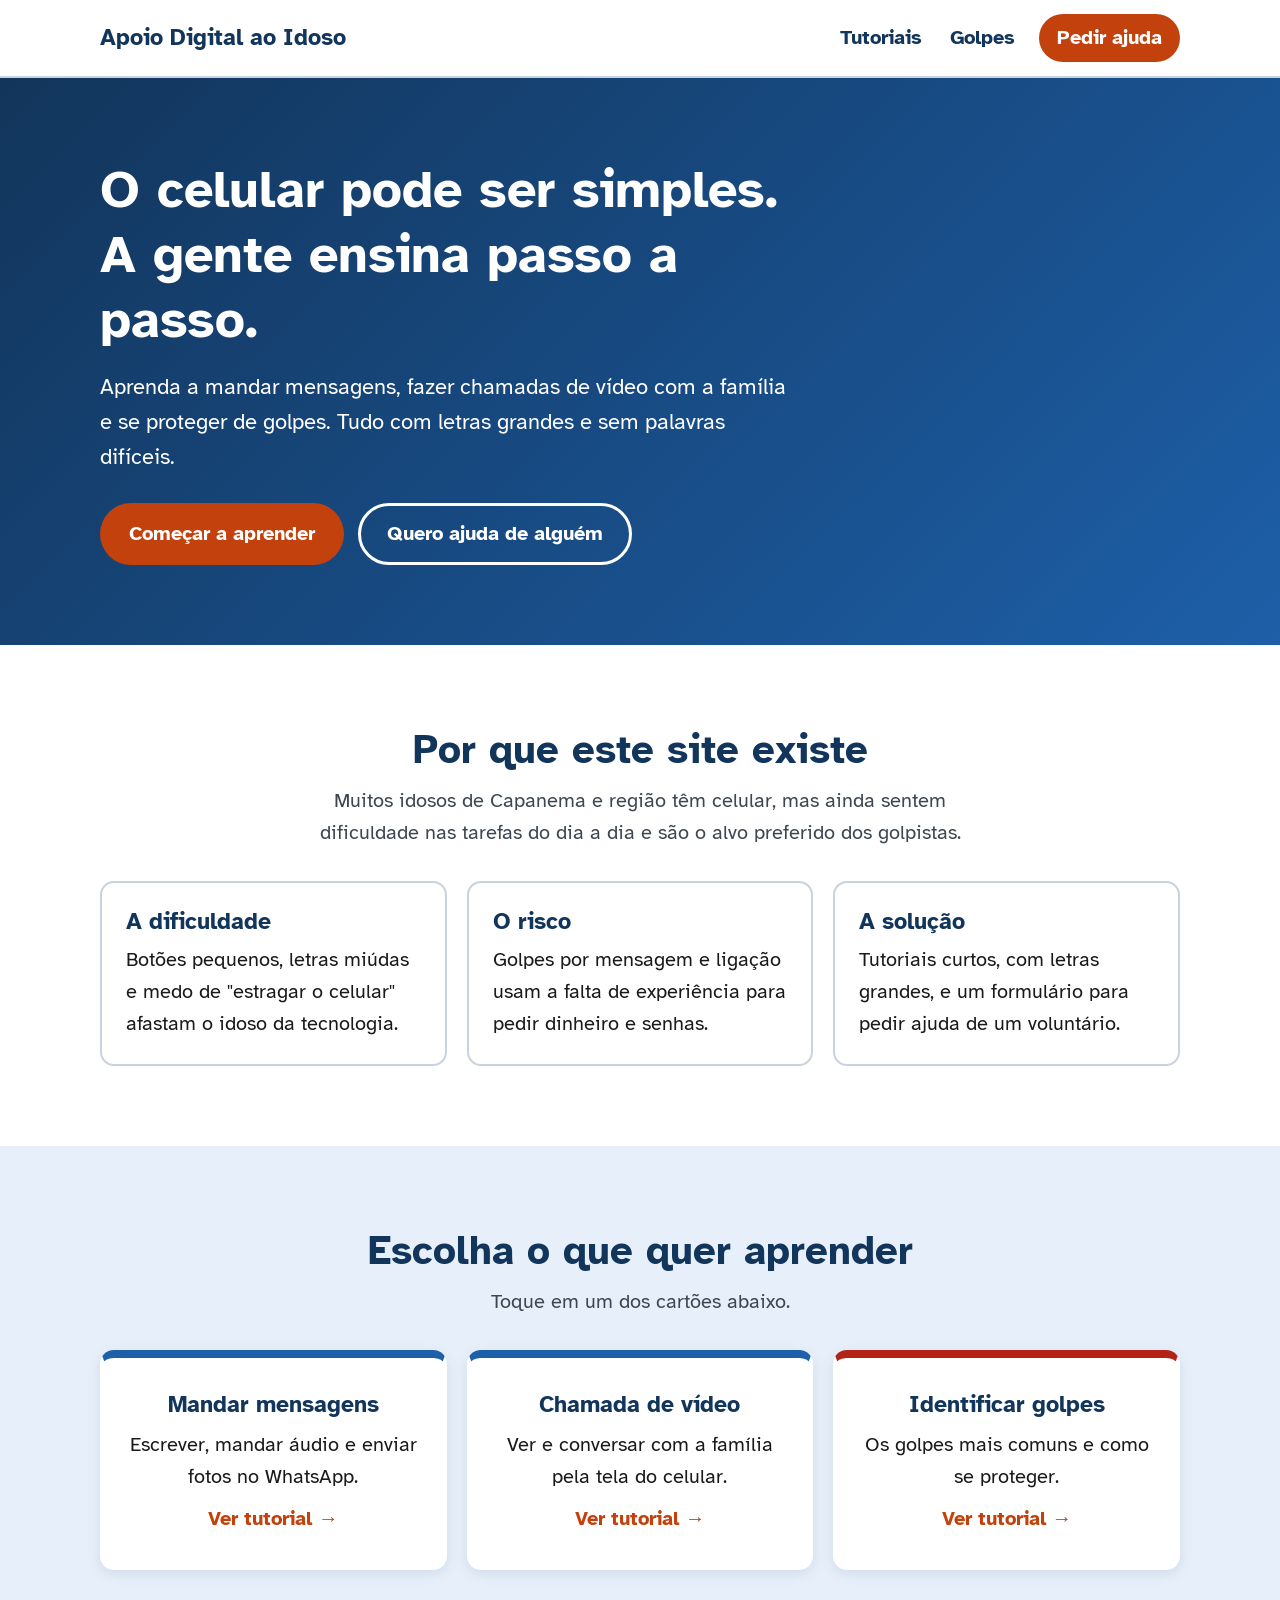
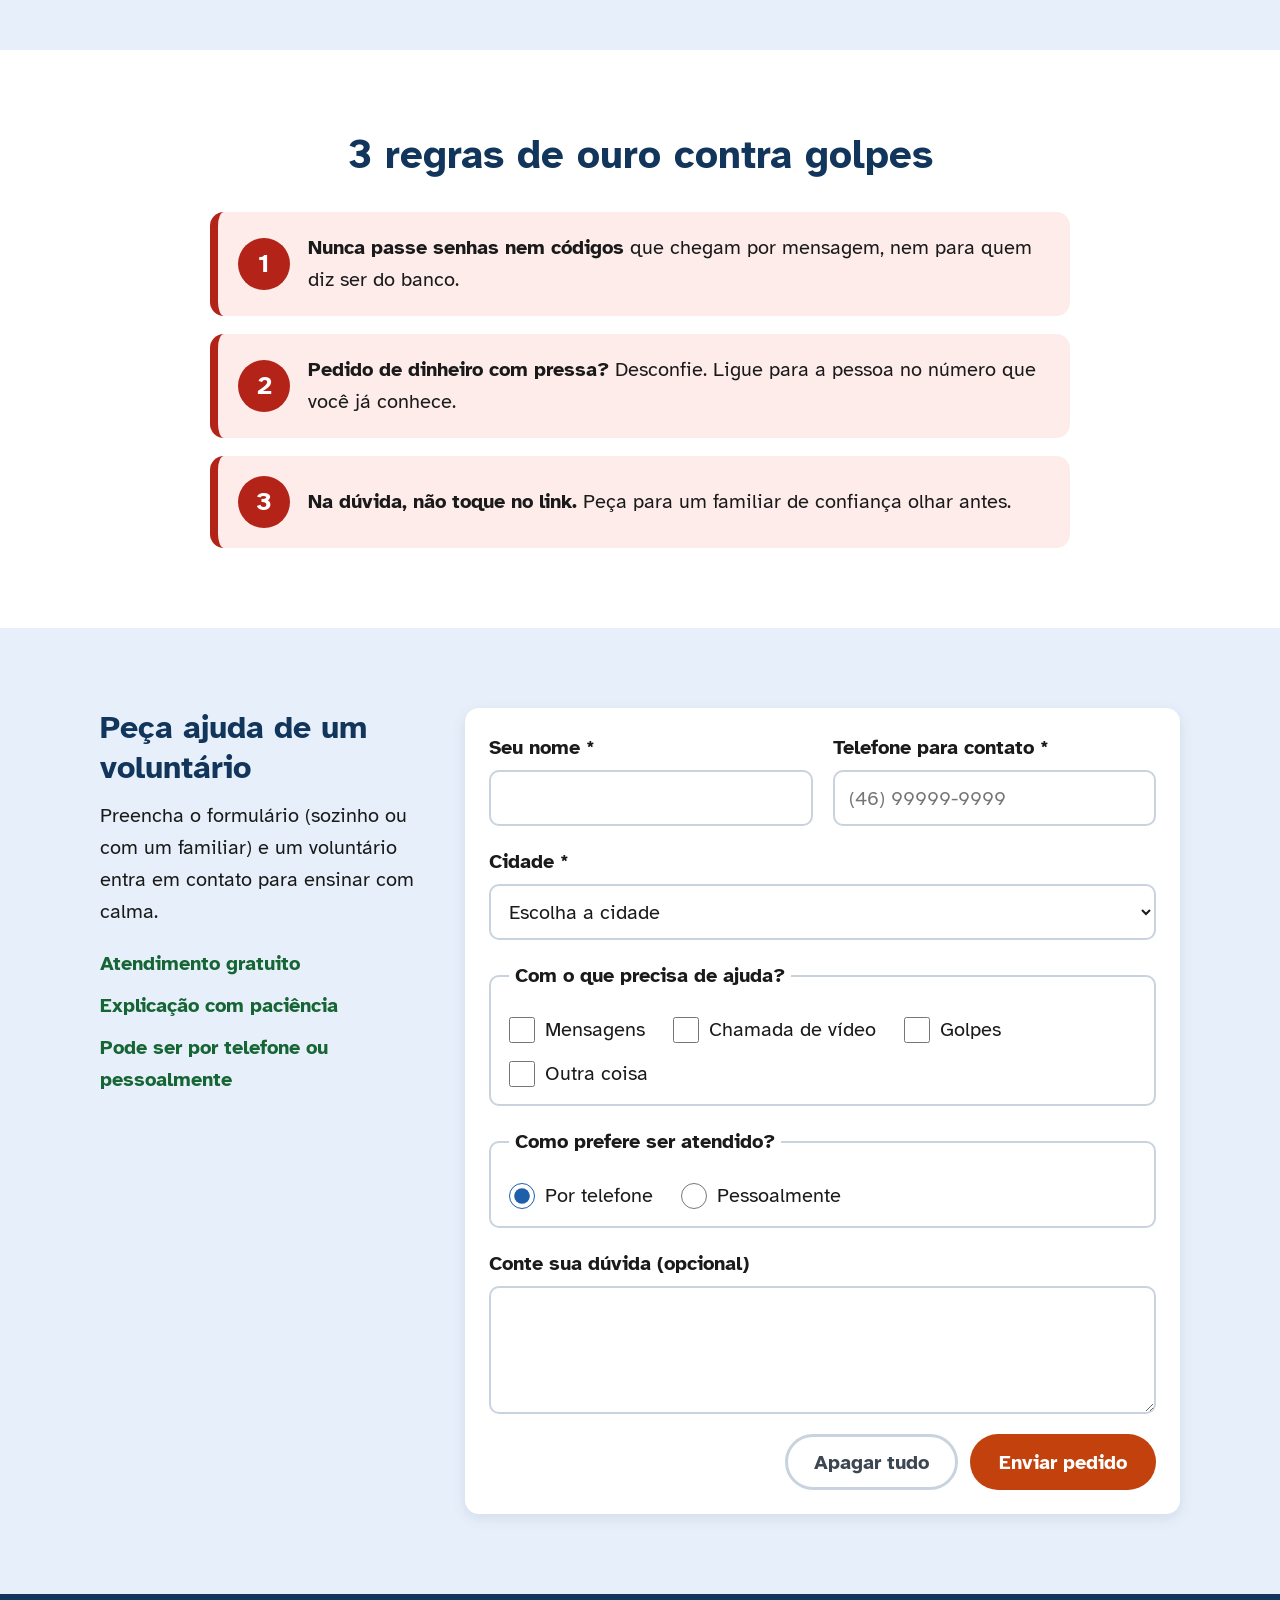
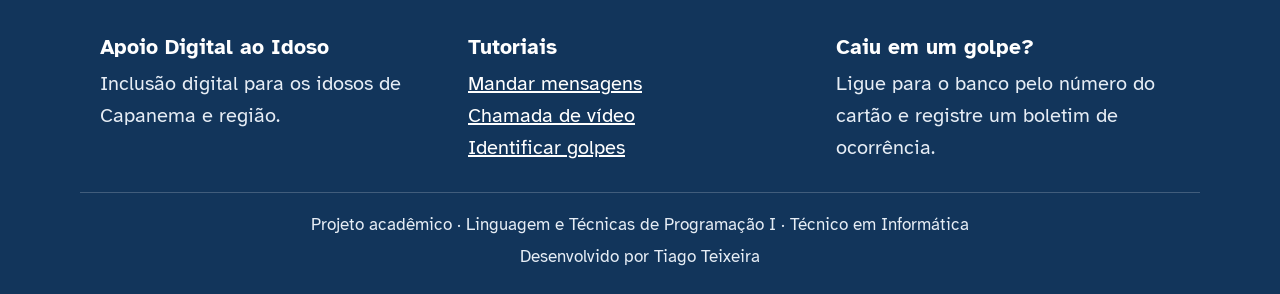
<file: index.html>
<!DOCTYPE html>
<html lang="pt-BR">
<head>
  <meta charset="UTF-8">
  <meta name="viewport" content="width=device-width, initial-scale=1.0">
  <meta name="description" content="Apoio Digital ao Idoso: tutoriais simples, com letras grandes, para usar mensagens, fazer chamadas de vídeo e reconhecer golpes no celular.">
  <title>Apoio Digital ao Idoso | Capanema e Região</title>
  <link rel="preconnect" href="https://fonts.googleapis.com">
  <link rel="preconnect" href="https://fonts.gstatic.com" crossorigin>
  <link href="https://fonts.googleapis.com/css2?family=Atkinson+Hyperlegible:wght@400;700&display=swap" rel="stylesheet">
  <link rel="stylesheet" href="css/style.css">
</head>
<body>

  <!-- cabeçalho -->
  <header class="cabecalho">
    <div class="container cabecalho-conteudo">
      <a href="index.html" class="logo">
        <span>Apoio Digital ao Idoso</span>
      </a>
      <nav aria-label="Menu principal">
        <ul class="menu">
          <li><a href="#tutoriais">Tutoriais</a></li>
          <li><a href="golpes.html">Golpes</a></li>
          <li><a href="#ajuda" class="menu-destaque">Pedir ajuda</a></li>
        </ul>
      </nav>
    </div>
  </header>

  <main>

    <!-- hero (apresentação) -->
    <section class="hero">
      <div class="container hero-conteudo">
        <div class="hero-texto">
          <h1>O celular pode ser simples. A gente ensina passo a passo.</h1>
          <p>
            Aprenda a mandar mensagens, fazer chamadas de vídeo com a família
            e se proteger de golpes. Tudo com letras grandes e sem palavras difíceis.
          </p>
          <div class="hero-botoes">
            <a href="#tutoriais" class="botao botao-primario">Começar a aprender</a>
            <a href="#ajuda" class="botao botao-secundario">Quero ajuda de alguém</a>
          </div>
        </div>
      </div>
    </section>

    <!-- a demanda -->
    <section id="demanda" class="secao">
      <div class="container">
        <h2 class="secao-titulo">Por que este site existe</h2>
        <p class="secao-subtitulo">
          Muitos idosos de Capanema e região têm celular, mas ainda sentem dificuldade
          nas tarefas do dia a dia e são o alvo preferido dos golpistas.
        </p>

        <div class="demanda">
          <article class="demanda-card">
            <h3>A dificuldade</h3>
            <p>Botões pequenos, letras miúdas e medo de "estragar o celular" afastam o idoso da tecnologia.</p>
          </article>
          <article class="demanda-card">
            <h3>O risco</h3>
            <p>Golpes por mensagem e ligação usam a falta de experiência para pedir dinheiro e senhas.</p>
          </article>
          <article class="demanda-card">
            <h3>A solução</h3>
            <p>Tutoriais curtos, com letras grandes, e um formulário para pedir ajuda de um voluntário.</p>
          </article>
        </div>
      </div>
    </section>

    <!-- tutoriais -->
    <section id="tutoriais" class="secao secao-alternada">
      <div class="container">
        <h2 class="secao-titulo">Escolha o que quer aprender</h2>
        <p class="secao-subtitulo">Toque em um dos cartões abaixo.</p>

        <div class="tutoriais">
          <a href="mensagens.html" class="card-tutorial">
            <h3>Mandar mensagens</h3>
            <p>Escrever, mandar áudio e enviar fotos no WhatsApp.</p>
            <span class="card-acao">Ver tutorial →</span>
          </a>

          <a href="chamada-video.html" class="card-tutorial">
            <h3>Chamada de vídeo</h3>
            <p>Ver e conversar com a família pela tela do celular.</p>
            <span class="card-acao">Ver tutorial →</span>
          </a>

          <a href="golpes.html" class="card-tutorial card-alerta">
            <h3>Identificar golpes</h3>
            <p>Os golpes mais comuns e como se proteger.</p>
            <span class="card-acao">Ver tutorial →</span>
          </a>
        </div>
      </div>
    </section>

    <!-- regras de ouro -->
    <section class="secao">
      <div class="container">
        <h2 class="secao-titulo">3 regras de ouro contra golpes</h2>

        <ol class="regras">
          <li class="regra">
            <span class="regra-numero">1</span>
            <p><strong>Nunca passe senhas nem códigos</strong> que chegam por mensagem, nem para quem diz ser do banco.</p>
          </li>
          <li class="regra">
            <span class="regra-numero">2</span>
            <p><strong>Pedido de dinheiro com pressa?</strong> Desconfie. Ligue para a pessoa no número que você já conhece.</p>
          </li>
          <li class="regra">
            <span class="regra-numero">3</span>
            <p><strong>Na dúvida, não toque no link.</strong> Peça para um familiar de confiança olhar antes.</p>
          </li>
        </ol>
      </div>
    </section>

    <!-- pedir ajuda (formulário) -->
    <section id="ajuda" class="secao secao-alternada">
      <div class="container ajuda">
        <aside class="ajuda-info">
          <h2>Peça ajuda de um voluntário</h2>
          <p>
            Preencha o formulário (sozinho ou com um familiar) e um voluntário
            entra em contato para ensinar com calma.
          </p>
          <ul class="vantagens">
            <li>Atendimento gratuito</li>
            <li>Explicação com paciência</li>
            <li>Pode ser por telefone ou pessoalmente</li>
          </ul>
        </aside>

        <!-- sem back-end, por enquanto o form so manda pra pagina obrigado -->
        <form class="formulario" action="obrigado.html" method="get">

          <div class="linha">
            <div class="campo">
              <label for="nome">Seu nome *</label>
              <input type="text" id="nome" name="nome" required>
            </div>
            <div class="campo">
              <label for="telefone">Telefone para contato *</label>
              <input type="tel" id="telefone" name="telefone" placeholder="(46) 99999-9999" required>
            </div>
          </div>

          <div class="campo">
            <label for="municipio">Cidade *</label>
            <select id="municipio" name="municipio" required>
              <option value="">Escolha a cidade</option>
              <option>Capanema</option>
              <option>Planalto</option>
              <option>Pérola d'Oeste</option>
              <option>Realeza</option>
              <option>Pranchita</option>
              <option>Ampére</option>
              <option>Bela Vista da Caroba</option>
              <option>Santa Izabel do Oeste</option>
              <option>Outra</option>
            </select>
          </div>

          <fieldset>
            <legend>Com o que precisa de ajuda?</legend>
            <div class="opcoes">
              <label><input type="checkbox" name="assunto" value="mensagens"> Mensagens</label>
              <label><input type="checkbox" name="assunto" value="video"> Chamada de vídeo</label>
              <label><input type="checkbox" name="assunto" value="golpes"> Golpes</label>
              <label><input type="checkbox" name="assunto" value="outro"> Outra coisa</label>
            </div>
          </fieldset>

          <fieldset>
            <legend>Como prefere ser atendido?</legend>
            <div class="opcoes">
              <label><input type="radio" name="atendimento" value="telefone" checked> Por telefone</label>
              <label><input type="radio" name="atendimento" value="presencial"> Pessoalmente</label>
            </div>
          </fieldset>

          <div class="campo">
            <label for="mensagem">Conte sua dúvida (opcional)</label>
            <textarea id="mensagem" name="mensagem" rows="4"></textarea>
          </div>

          <div class="form-botoes">
            <button type="reset" class="botao botao-limpar">Apagar tudo</button>
            <button type="submit" class="botao botao-primario">Enviar pedido</button>
          </div>
        </form>
      </div>
    </section>

  </main>

  <!-- rodapé -->
  <footer class="rodape">
    <div class="container rodape-conteudo">
      <div class="rodape-coluna">
        <h3>Apoio Digital ao Idoso</h3>
        <p>Inclusão digital para os idosos de Capanema e região.</p>
      </div>
      <div class="rodape-coluna">
        <h3>Tutoriais</h3>
        <ul>
          <li><a href="mensagens.html">Mandar mensagens</a></li>
          <li><a href="chamada-video.html">Chamada de vídeo</a></li>
          <li><a href="golpes.html">Identificar golpes</a></li>
        </ul>
      </div>
      <div class="rodape-coluna">
        <h3>Caiu em um golpe?</h3>
        <p>Ligue para o banco pelo número do cartão e registre um boletim de ocorrência.</p>
      </div>
    </div>
    <div class="container rodape-final">
      <p>Projeto acadêmico · Linguagem e Técnicas de Programação I · Técnico em Informática</p>
      <p>Desenvolvido por Tiago Teixeira</p>
    </div>
  </footer>

</body>
</html>
</file>
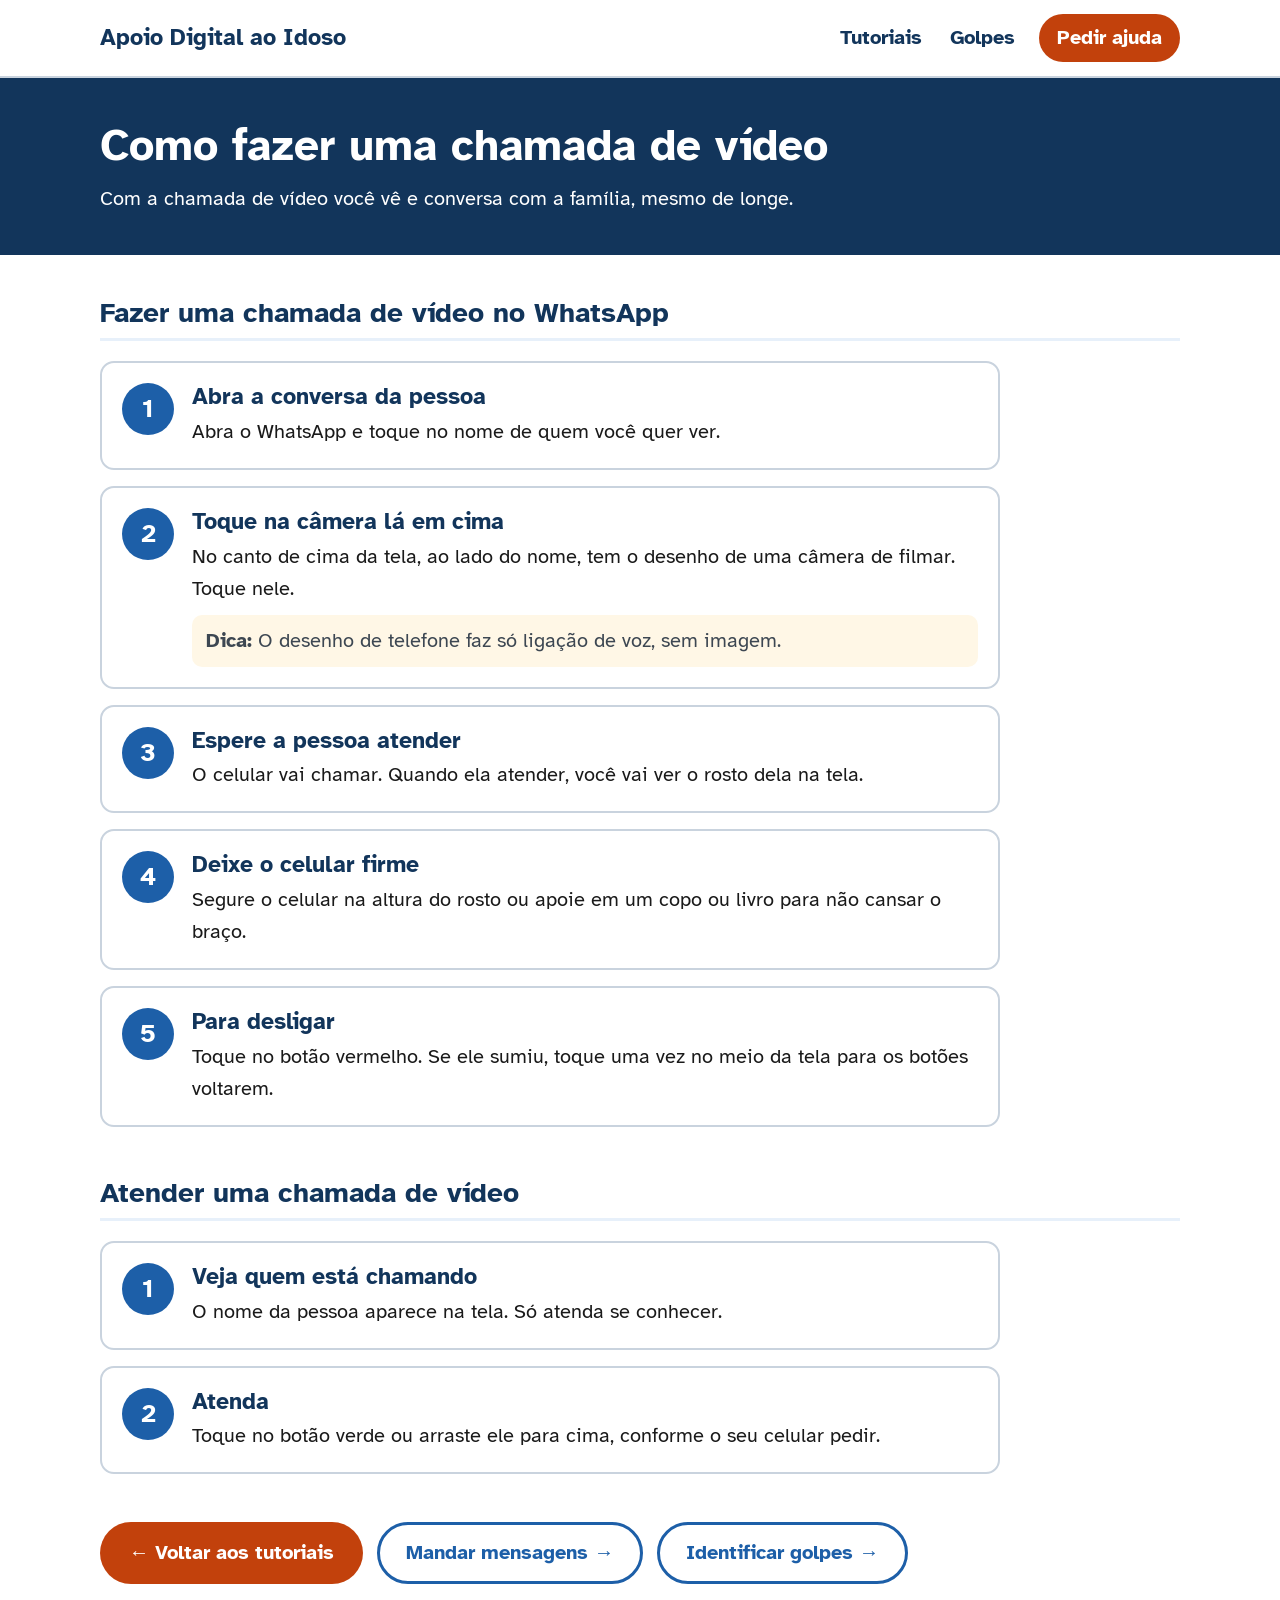
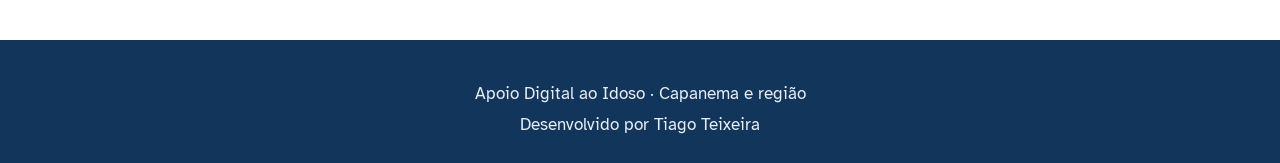
<file: chamada-video.html>
<!DOCTYPE html>
<html lang="pt-BR">
<head>
  <meta charset="UTF-8">
  <meta name="viewport" content="width=device-width, initial-scale=1.0">
  <title>Chamada de vídeo | Apoio Digital ao Idoso</title>
  <link rel="preconnect" href="https://fonts.googleapis.com">
  <link rel="preconnect" href="https://fonts.gstatic.com" crossorigin>
  <link href="https://fonts.googleapis.com/css2?family=Atkinson+Hyperlegible:wght@400;700&display=swap" rel="stylesheet">
  <link rel="stylesheet" href="css/style.css">
</head>
<body>

  <header class="cabecalho">
    <div class="container cabecalho-conteudo">
      <a href="index.html" class="logo">
        <span>Apoio Digital ao Idoso</span>
      </a>
      <nav aria-label="Menu principal">
        <ul class="menu">
          <li><a href="index.html#tutoriais">Tutoriais</a></li>
          <li><a href="golpes.html">Golpes</a></li>
          <li><a href="index.html#ajuda" class="menu-destaque">Pedir ajuda</a></li>
        </ul>
      </nav>
    </div>
  </header>

  <main>
    <!-- topo -->
    <section class="tutorial-topo">
      <div class="container tutorial-topo-conteudo">
        <div>
          <h1>Como fazer uma chamada de vídeo</h1>
          <p>Com a chamada de vídeo você vê e conversa com a família, mesmo de longe.</p>
        </div>
      </div>
    </section>

    <div class="container tutorial">

      <section class="bloco-tutorial">
        <h2>Fazer uma chamada de vídeo no WhatsApp</h2>
        <ol class="passos">
          <li class="passo">
            <span class="passo-numero">1</span>
            <div class="passo-texto">
              <h3>Abra a conversa da pessoa</h3>
              <p>Abra o WhatsApp e toque no nome de quem você quer ver.</p>
            </div>
          </li>
          <li class="passo">
            <span class="passo-numero">2</span>
            <div class="passo-texto">
              <h3>Toque na câmera lá em cima</h3>
              <p>No canto de cima da tela, ao lado do nome, tem o desenho de uma câmera de filmar. Toque nele.</p>
              <p class="passo-dica"><strong>Dica:</strong> O desenho de telefone faz só ligação de voz, sem imagem.</p>
            </div>
          </li>
          <li class="passo">
            <span class="passo-numero">3</span>
            <div class="passo-texto">
              <h3>Espere a pessoa atender</h3>
              <p>O celular vai chamar. Quando ela atender, você vai ver o rosto dela na tela.</p>
            </div>
          </li>
          <li class="passo">
            <span class="passo-numero">4</span>
            <div class="passo-texto">
              <h3>Deixe o celular firme</h3>
              <p>Segure o celular na altura do rosto ou apoie em um copo ou livro para não cansar o braço.</p>
            </div>
          </li>
          <li class="passo">
            <span class="passo-numero">5</span>
            <div class="passo-texto">
              <h3>Para desligar</h3>
              <p>Toque no botão vermelho. Se ele sumiu, toque uma vez no meio da tela para os botões voltarem.</p>
            </div>
          </li>
        </ol>
      </section>

      <section class="bloco-tutorial">
        <h2>Atender uma chamada de vídeo</h2>
        <ol class="passos">
          <li class="passo">
            <span class="passo-numero">1</span>
            <div class="passo-texto">
              <h3>Veja quem está chamando</h3>
              <p>O nome da pessoa aparece na tela. Só atenda se conhecer.</p>
            </div>
          </li>
          <li class="passo">
            <span class="passo-numero">2</span>
            <div class="passo-texto">
              <h3>Atenda</h3>
              <p>Toque no botão verde ou arraste ele para cima, conforme o seu celular pedir.</p>
            </div>
          </li>
        </ol>
      </section>

      <!-- links pros outros tutoriais -->
      <nav class="proximos" aria-label="Outros tutoriais">
        <a href="index.html#tutoriais" class="botao botao-primario">← Voltar aos tutoriais</a>
        <a href="mensagens.html" class="botao botao-secundario-escuro">Mandar mensagens →</a>
        <a href="golpes.html" class="botao botao-secundario-escuro">Identificar golpes →</a>
      </nav>
    </div>
  </main>

  <footer class="rodape">
    <div class="container rodape-final">
      <p>Apoio Digital ao Idoso · Capanema e região</p>
      <p>Desenvolvido por Tiago Teixeira</p>
    </div>
  </footer>

</body>
</html>
</file>
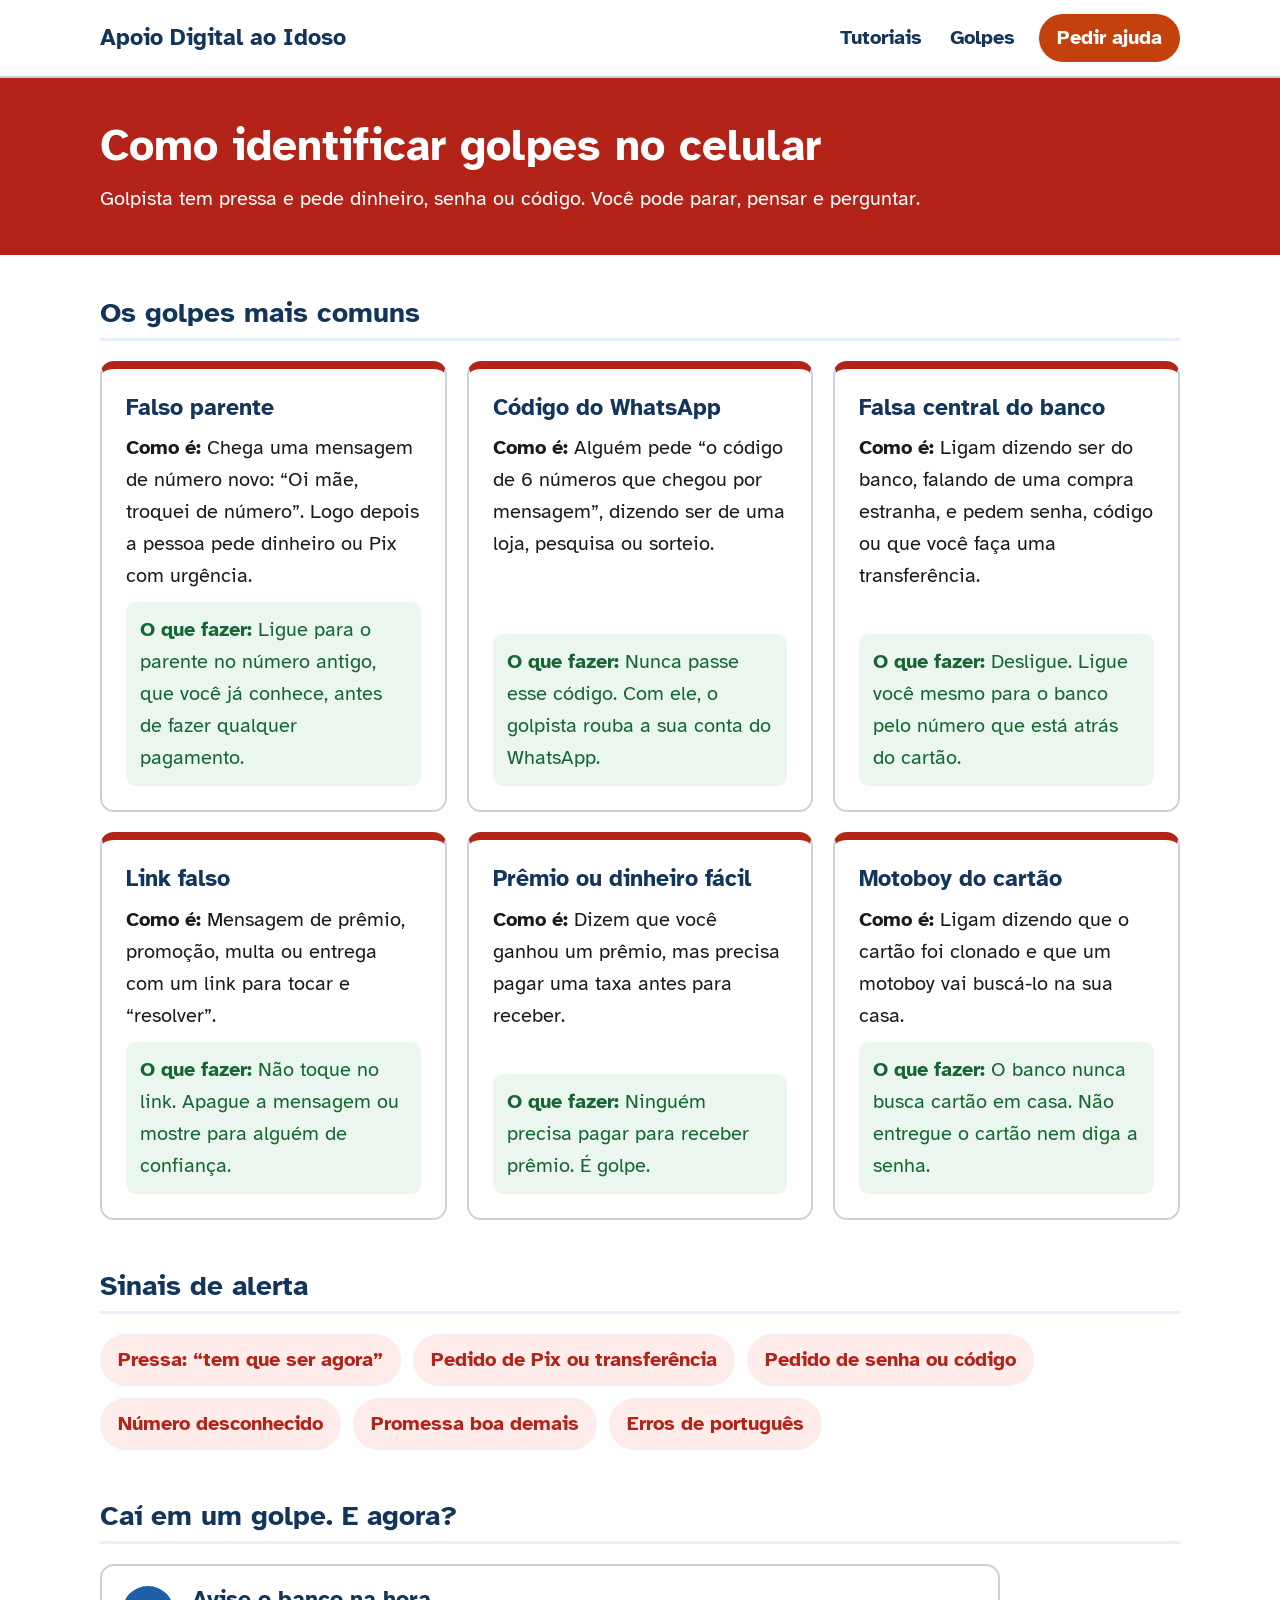
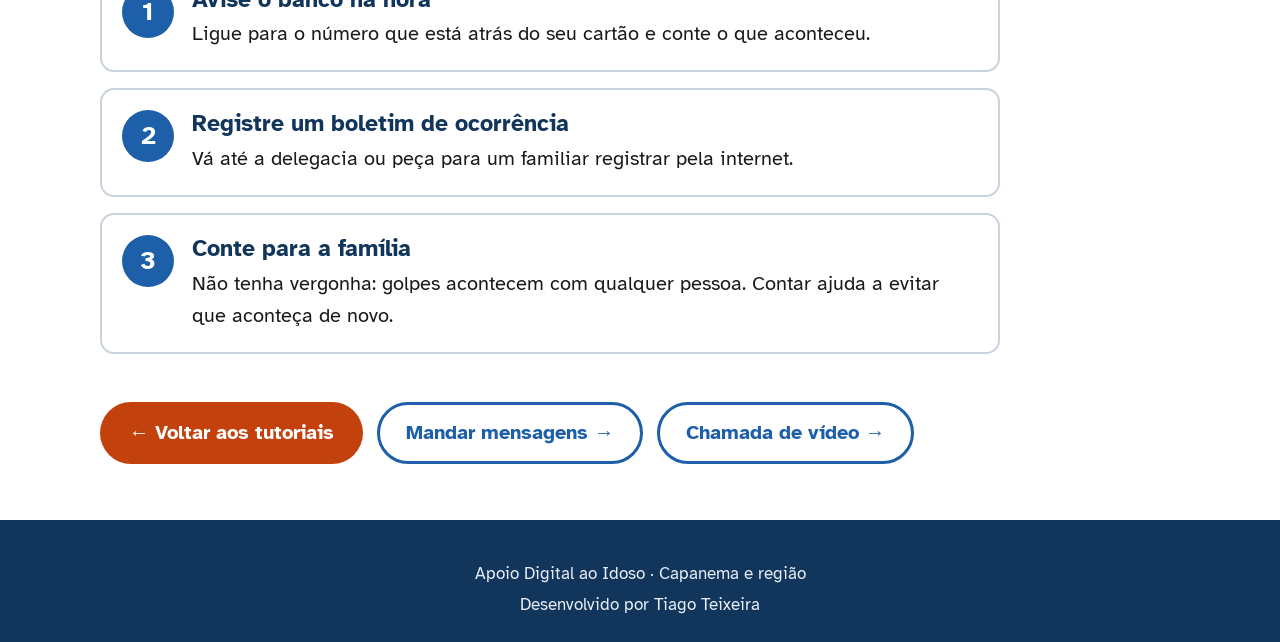
<file: golpes.html>
<!DOCTYPE html>
<html lang="pt-BR">
<head>
  <meta charset="UTF-8">
  <meta name="viewport" content="width=device-width, initial-scale=1.0">
  <title>Identificar golpes | Apoio Digital ao Idoso</title>
  <link rel="preconnect" href="https://fonts.googleapis.com">
  <link rel="preconnect" href="https://fonts.gstatic.com" crossorigin>
  <link href="https://fonts.googleapis.com/css2?family=Atkinson+Hyperlegible:wght@400;700&display=swap" rel="stylesheet">
  <link rel="stylesheet" href="css/style.css">
</head>
<body>

  <header class="cabecalho">
    <div class="container cabecalho-conteudo">
      <a href="index.html" class="logo">
        <span>Apoio Digital ao Idoso</span>
      </a>
      <nav aria-label="Menu principal">
        <ul class="menu">
          <li><a href="index.html#tutoriais">Tutoriais</a></li>
          <li><a href="golpes.html">Golpes</a></li>
          <li><a href="index.html#ajuda" class="menu-destaque">Pedir ajuda</a></li>
        </ul>
      </nav>
    </div>
  </header>

  <main>
    <section class="tutorial-topo tutorial-topo-alerta">
      <div class="container tutorial-topo-conteudo">
        <div>
          <h1>Como identificar golpes no celular</h1>
          <p>Golpista tem pressa e pede dinheiro, senha ou código. Você pode parar, pensar e perguntar.</p>
        </div>
      </div>
    </section>

    <div class="container tutorial">
      <section class="bloco-tutorial">
        <h2>Os golpes mais comuns</h2>
        <div class="golpes">
          <article class="card-golpe">
            <h3>Falso parente</h3>
            <p><strong>Como é:</strong> Chega uma mensagem de número novo: “Oi mãe, troquei de número”. Logo depois a pessoa pede dinheiro ou Pix com urgência.</p>
            <p class="golpe-fazer"><strong>O que fazer:</strong> Ligue para o parente no número antigo, que você já conhece, antes de fazer qualquer pagamento.</p>
          </article>
          <article class="card-golpe">
            <h3>Código do WhatsApp</h3>
            <p><strong>Como é:</strong> Alguém pede “o código de 6 números que chegou por mensagem”, dizendo ser de uma loja, pesquisa ou sorteio.</p>
            <p class="golpe-fazer"><strong>O que fazer:</strong> Nunca passe esse código. Com ele, o golpista rouba a sua conta do WhatsApp.</p>
          </article>
          <article class="card-golpe">
            <h3>Falsa central do banco</h3>
            <p><strong>Como é:</strong> Ligam dizendo ser do banco, falando de uma compra estranha, e pedem senha, código ou que você faça uma transferência.</p>
            <p class="golpe-fazer"><strong>O que fazer:</strong> Desligue. Ligue você mesmo para o banco pelo número que está atrás do cartão.</p>
          </article>
          <article class="card-golpe">
            <h3>Link falso</h3>
            <p><strong>Como é:</strong> Mensagem de prêmio, promoção, multa ou entrega com um link para tocar e “resolver”.</p>
            <p class="golpe-fazer"><strong>O que fazer:</strong> Não toque no link. Apague a mensagem ou mostre para alguém de confiança.</p>
          </article>
          <article class="card-golpe">
            <h3>Prêmio ou dinheiro fácil</h3>
            <p><strong>Como é:</strong> Dizem que você ganhou um prêmio, mas precisa pagar uma taxa antes para receber.</p>
            <p class="golpe-fazer"><strong>O que fazer:</strong> Ninguém precisa pagar para receber prêmio. É golpe.</p>
          </article>
          <article class="card-golpe">
            <h3>Motoboy do cartão</h3>
            <p><strong>Como é:</strong> Ligam dizendo que o cartão foi clonado e que um motoboy vai buscá-lo na sua casa.</p>
            <p class="golpe-fazer"><strong>O que fazer:</strong> O banco nunca busca cartão em casa. Não entregue o cartão nem diga a senha.</p>
          </article>
        </div>
      </section>

      <section class="bloco-tutorial">
        <h2>Sinais de alerta</h2>
        <ul class="sinais">
          <li>Pressa: “tem que ser agora”</li>
          <li>Pedido de Pix ou transferência</li>
          <li>Pedido de senha ou código</li>
          <li>Número desconhecido</li>
          <li>Promessa boa demais</li>
          <li>Erros de português</li>
        </ul>
      </section>

      <section class="bloco-tutorial">
        <h2>Caí em um golpe. E agora?</h2>
        <ol class="passos">
          <li class="passo">
            <span class="passo-numero">1</span>
            <div class="passo-texto">
              <h3>Avise o banco na hora</h3>
              <p>Ligue para o número que está atrás do seu cartão e conte o que aconteceu.</p>
            </div>
          </li>
          <li class="passo">
            <span class="passo-numero">2</span>
            <div class="passo-texto">
              <h3>Registre um boletim de ocorrência</h3>
              <p>Vá até a delegacia ou peça para um familiar registrar pela internet.</p>
            </div>
          </li>
          <li class="passo">
            <span class="passo-numero">3</span>
            <div class="passo-texto">
              <h3>Conte para a família</h3>
              <p>Não tenha vergonha: golpes acontecem com qualquer pessoa. Contar ajuda a evitar que aconteça de novo.</p>
            </div>
          </li>
        </ol>
      </section>

      <nav class="proximos" aria-label="Outros tutoriais">
        <a href="index.html#tutoriais" class="botao botao-primario">← Voltar aos tutoriais</a>
        <a href="mensagens.html" class="botao botao-secundario-escuro">Mandar mensagens →</a>
        <a href="chamada-video.html" class="botao botao-secundario-escuro">Chamada de vídeo →</a>
      </nav>
    </div>
  </main>

  <footer class="rodape">
    <div class="container rodape-final">
      <p>Apoio Digital ao Idoso · Capanema e região</p>
      <p>Desenvolvido por Tiago Teixeira</p>
    </div>
  </footer>

</body>
</html>
</file>
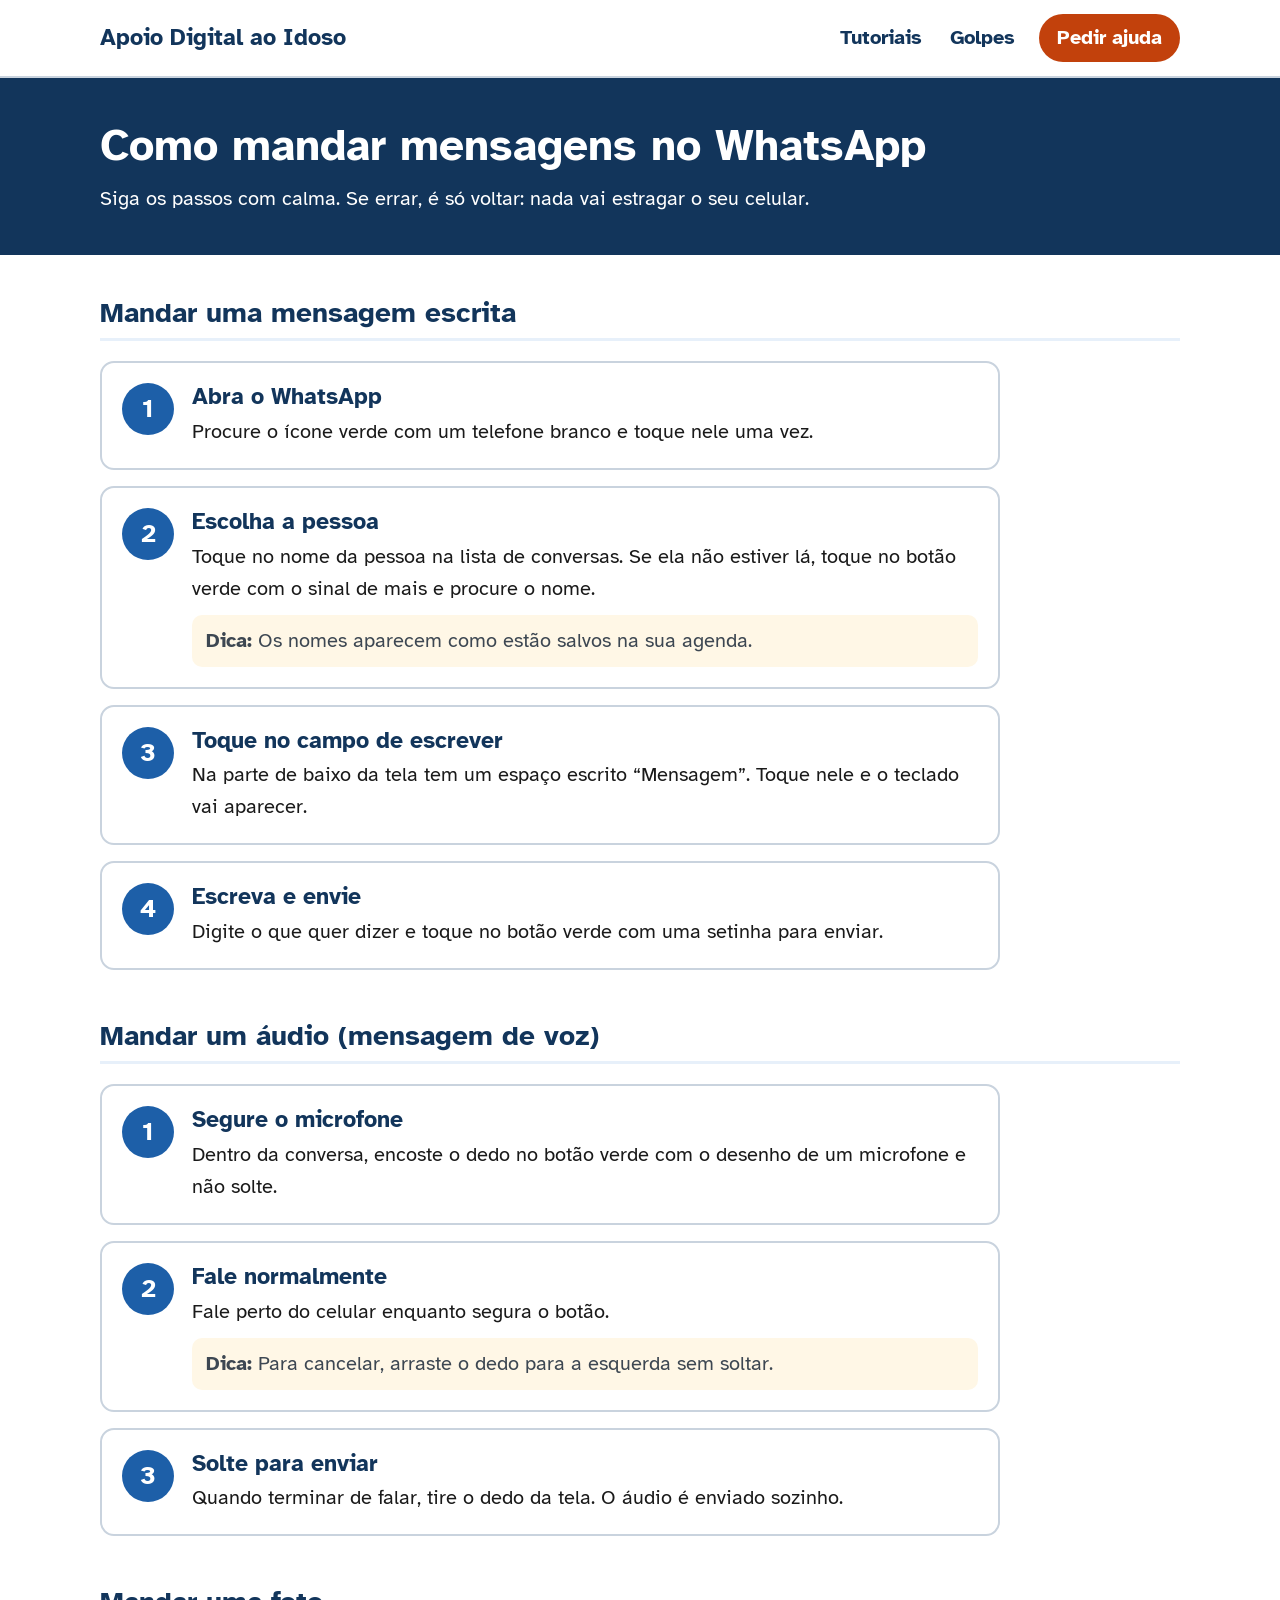
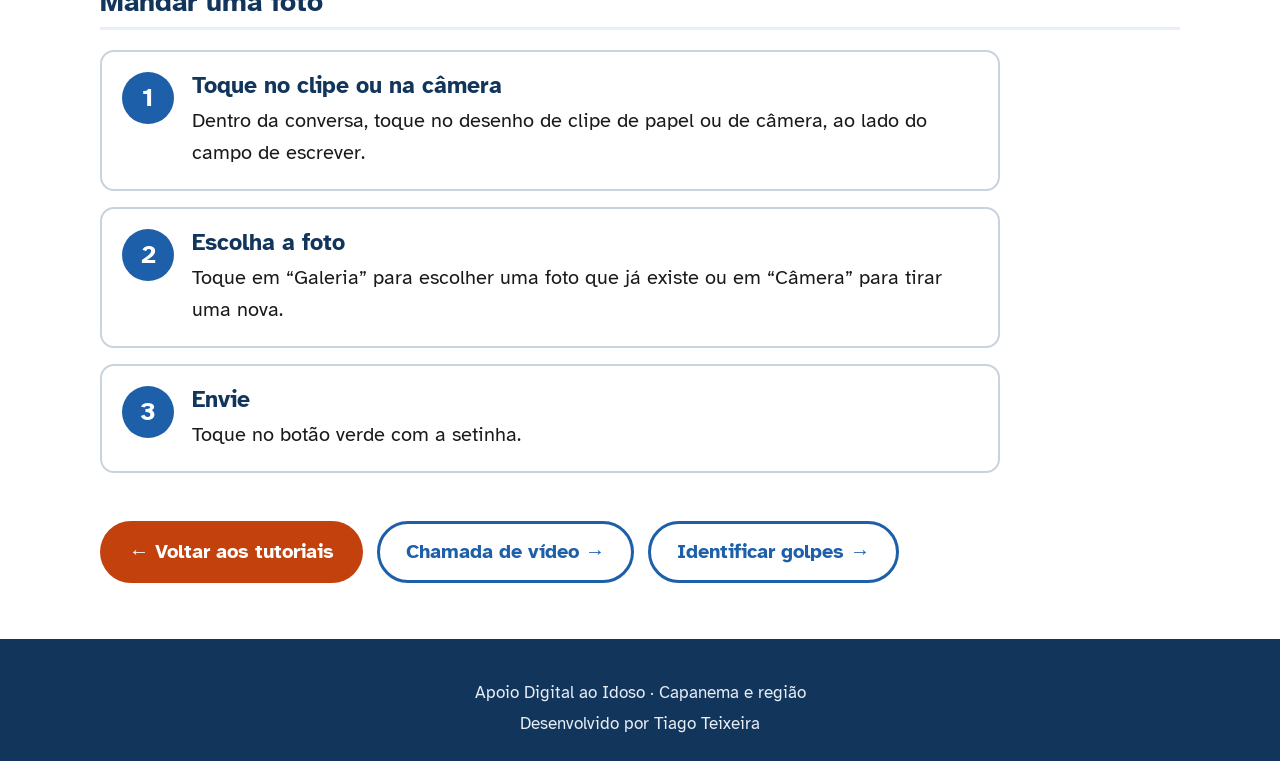
<file: mensagens.html>
<!DOCTYPE html>
<html lang="pt-BR">
<head>
  <meta charset="UTF-8">
  <meta name="viewport" content="width=device-width, initial-scale=1.0">
  <title>Mandar mensagens | Apoio Digital ao Idoso</title>
  <link rel="preconnect" href="https://fonts.googleapis.com">
  <link rel="preconnect" href="https://fonts.gstatic.com" crossorigin>
  <link href="https://fonts.googleapis.com/css2?family=Atkinson+Hyperlegible:wght@400;700&display=swap" rel="stylesheet">
  <link rel="stylesheet" href="css/style.css">
</head>
<body>

  <header class="cabecalho">
    <div class="container cabecalho-conteudo">
      <a href="index.html" class="logo">
        <span>Apoio Digital ao Idoso</span>
      </a>
      <nav aria-label="Menu principal">
        <ul class="menu">
          <li><a href="index.html#tutoriais">Tutoriais</a></li>
          <li><a href="golpes.html">Golpes</a></li>
          <li><a href="index.html#ajuda" class="menu-destaque">Pedir ajuda</a></li>
        </ul>
      </nav>
    </div>
  </header>

  <main>
    <!-- topo -->
    <section class="tutorial-topo">
      <div class="container tutorial-topo-conteudo">
        <div>
          <h1>Como mandar mensagens no WhatsApp</h1>
          <p>Siga os passos com calma. Se errar, é só voltar: nada vai estragar o seu celular.</p>
        </div>
      </div>
    </section>

    <div class="container tutorial">

      <section class="bloco-tutorial">
        <h2>Mandar uma mensagem escrita</h2>
        <ol class="passos">
          <li class="passo">
            <span class="passo-numero">1</span>
            <div class="passo-texto">
              <h3>Abra o WhatsApp</h3>
              <p>Procure o ícone verde com um telefone branco e toque nele uma vez.</p>
            </div>
          </li>
          <li class="passo">
            <span class="passo-numero">2</span>
            <div class="passo-texto">
              <h3>Escolha a pessoa</h3>
              <p>Toque no nome da pessoa na lista de conversas. Se ela não estiver lá, toque no botão verde com o sinal de mais e procure o nome.</p>
              <p class="passo-dica"><strong>Dica:</strong> Os nomes aparecem como estão salvos na sua agenda.</p>
            </div>
          </li>
          <li class="passo">
            <span class="passo-numero">3</span>
            <div class="passo-texto">
              <h3>Toque no campo de escrever</h3>
              <p>Na parte de baixo da tela tem um espaço escrito “Mensagem”. Toque nele e o teclado vai aparecer.</p>
            </div>
          </li>
          <li class="passo">
            <span class="passo-numero">4</span>
            <div class="passo-texto">
              <h3>Escreva e envie</h3>
              <p>Digite o que quer dizer e toque no botão verde com uma setinha para enviar.</p>
            </div>
          </li>
        </ol>
      </section>

      <section class="bloco-tutorial">
        <h2>Mandar um áudio (mensagem de voz)</h2>
        <ol class="passos">
          <li class="passo">
            <span class="passo-numero">1</span>
            <div class="passo-texto">
              <h3>Segure o microfone</h3>
              <p>Dentro da conversa, encoste o dedo no botão verde com o desenho de um microfone e não solte.</p>
            </div>
          </li>
          <li class="passo">
            <span class="passo-numero">2</span>
            <div class="passo-texto">
              <h3>Fale normalmente</h3>
              <p>Fale perto do celular enquanto segura o botão.</p>
              <p class="passo-dica"><strong>Dica:</strong> Para cancelar, arraste o dedo para a esquerda sem soltar.</p>
            </div>
          </li>
          <li class="passo">
            <span class="passo-numero">3</span>
            <div class="passo-texto">
              <h3>Solte para enviar</h3>
              <p>Quando terminar de falar, tire o dedo da tela. O áudio é enviado sozinho.</p>
            </div>
          </li>
        </ol>
      </section>

      <section class="bloco-tutorial">
        <h2>Mandar uma foto</h2>
        <ol class="passos">
          <li class="passo">
            <span class="passo-numero">1</span>
            <div class="passo-texto">
              <h3>Toque no clipe ou na câmera</h3>
              <p>Dentro da conversa, toque no desenho de clipe de papel ou de câmera, ao lado do campo de escrever.</p>
            </div>
          </li>
          <li class="passo">
            <span class="passo-numero">2</span>
            <div class="passo-texto">
              <h3>Escolha a foto</h3>
              <p>Toque em “Galeria” para escolher uma foto que já existe ou em “Câmera” para tirar uma nova.</p>
            </div>
          </li>
          <li class="passo">
            <span class="passo-numero">3</span>
            <div class="passo-texto">
              <h3>Envie</h3>
              <p>Toque no botão verde com a setinha.</p>
            </div>
          </li>
        </ol>
      </section>

      <!-- links pros outros tutoriais -->
      <nav class="proximos" aria-label="Outros tutoriais">
        <a href="index.html#tutoriais" class="botao botao-primario">← Voltar aos tutoriais</a>
        <a href="chamada-video.html" class="botao botao-secundario-escuro">Chamada de vídeo →</a>
        <a href="golpes.html" class="botao botao-secundario-escuro">Identificar golpes →</a>
      </nav>
    </div>
  </main>

  <footer class="rodape">
    <div class="container rodape-final">
      <p>Apoio Digital ao Idoso · Capanema e região</p>
      <p>Desenvolvido por Tiago Teixeira</p>
    </div>
  </footer>

</body>
</html>
</file>
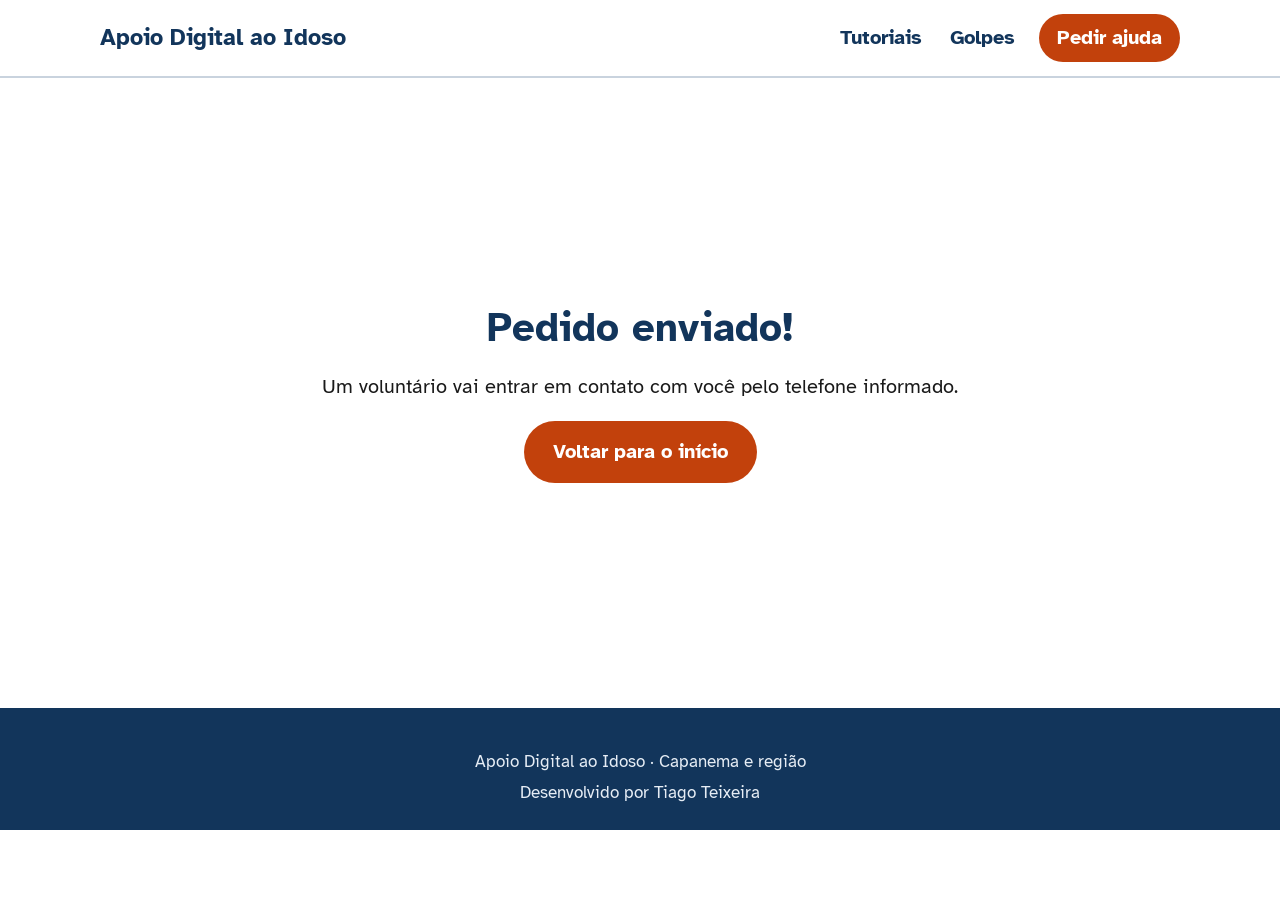
<file: obrigado.html>
<!DOCTYPE html>
<html lang="pt-BR">
<head>
  <meta charset="UTF-8">
  <meta name="viewport" content="width=device-width, initial-scale=1.0">
  <title>Pedido enviado | Apoio Digital ao Idoso</title>
  <link rel="preconnect" href="https://fonts.googleapis.com">
  <link rel="preconnect" href="https://fonts.gstatic.com" crossorigin>
  <link href="https://fonts.googleapis.com/css2?family=Atkinson+Hyperlegible:wght@400;700&display=swap" rel="stylesheet">
  <link rel="stylesheet" href="css/style.css">
</head>
<body>

  <header class="cabecalho">
    <div class="container cabecalho-conteudo">
      <a href="index.html" class="logo">
        <span>Apoio Digital ao Idoso</span>
      </a>
      <nav aria-label="Menu principal">
        <ul class="menu">
          <li><a href="index.html#tutoriais">Tutoriais</a></li>
          <li><a href="golpes.html">Golpes</a></li>
          <li><a href="index.html#ajuda" class="menu-destaque">Pedir ajuda</a></li>
        </ul>
      </nav>
    </div>
  </header>

  <main class="obrigado">
    <h1>Pedido enviado!</h1>
    <p>Um voluntário vai entrar em contato com você pelo telefone informado.</p>
    <a href="index.html" class="botao botao-primario">Voltar para o início</a>
  </main>

  <footer class="rodape">
    <div class="container rodape-final">
      <p>Apoio Digital ao Idoso · Capanema e região</p>
      <p>Desenvolvido por Tiago Teixeira</p>
    </div>
  </footer>

</body>
</html>
</file>
<file: css/style.css>
/* Apoio Digital ao Idoso - estilos
   Feito mobile-first: primeiro o celular, depois as media queries
   para tablet (600px) e desktop (900px). */

/* variáveis */
:root {
  --azul-escuro: #12355b;
  --azul: #1d5fa8;
  --azul-claro: #e7f0fa;
  --laranja: #c2410c;
  --laranja-escuro: #9a3412;
  --vermelho: #b42318;
  --vermelho-claro: #fdecea;
  --verde: #166534;
  --texto: #1a1a1a;
  --texto-suave: #3d4752;
  --fundo: #ffffff;
  --borda: #c9d3de;
  --raio: 14px;
  --sombra: 0 4px 14px rgba(18, 53, 91, 0.10);
}

/* reset e estilos gerais */
* {
  margin: 0;
  padding: 0;
  box-sizing: border-box;
}

html {
  font-size: 125%; /* 1rem = 20px */
  scroll-behavior: smooth;
}

body {
  font-family: "Atkinson Hyperlegible", Verdana, Arial, sans-serif;
  line-height: 1.6;
  color: var(--texto);
  background-color: var(--fundo);
}

h1, h2, h3 {
  line-height: 1.25;
  color: var(--azul-escuro);
}

a {
  color: var(--azul);
}

/* foco visivel pra quem usa teclado */
a:focus-visible,
button:focus-visible {
  outline: 4px solid var(--laranja);
  outline-offset: 3px;
}

.container {
  width: 100%;
  max-width: 1120px;
  margin: 0 auto;
  padding: 0 20px;
}

/* botões */
.botao {
  display: inline-flex;
  justify-content: center;
  align-items: center;
  min-height: 56px; /* botao grande pra facilitar o toque */
  padding: 12px 26px;
  border: 3px solid transparent;
  border-radius: 999px;
  font-family: inherit;
  font-size: 1rem;
  font-weight: 700;
  text-align: center;
  text-decoration: none;
  cursor: pointer;
  transition: transform 0.2s, background-color 0.2s;
}

.botao:hover {
  transform: translateY(-2px);
}

.botao-primario {
  background-color: var(--laranja);
  color: #ffffff;
}

.botao-primario:hover {
  background-color: var(--laranja-escuro);
}

.botao-secundario {
  border-color: #ffffff;
  color: #ffffff;
}

.botao-secundario:hover {
  background-color: rgba(255, 255, 255, 0.15);
}

.botao-secundario-escuro {
  border-color: var(--azul);
  color: var(--azul);
}

.botao-secundario-escuro:hover {
  background-color: var(--azul-claro);
}

.botao-limpar {
  background-color: #ffffff;
  border-color: var(--borda);
  color: var(--texto-suave);
}

/* cabeçalho e menu */
.cabecalho {
  background-color: #ffffff;
  border-bottom: 2px solid var(--borda);
}

/* no celular o logo fica em cima do menu */
.cabecalho-conteudo {
  display: flex;
  flex-direction: column;
  align-items: center;
  gap: 10px;
  padding-top: 14px;
  padding-bottom: 14px;
}

.logo {
  display: flex;
  align-items: center;
  gap: 10px;
  font-size: 1.15rem;
  font-weight: 700;
  color: var(--azul-escuro);
  text-decoration: none;
}

.menu {
  display: flex;
  flex-wrap: wrap;
  justify-content: center;
  gap: 8px 20px;
  list-style: none;
}

.menu a {
  display: block;
  padding: 8px 4px;
  font-weight: 700;
  color: var(--azul-escuro);
  text-decoration: none;
}

.menu a:hover {
  text-decoration: underline;
}

.menu .menu-destaque {
  padding: 8px 18px;
  border-radius: 999px;
  background-color: var(--laranja);
  color: #ffffff;
}

/* hero */
.hero {
  padding: 48px 0;
  background: linear-gradient(135deg, var(--azul-escuro), var(--azul));
  color: #ffffff;
}

.hero-conteudo {
  display: flex;
  flex-direction: column;
  align-items: center;
  gap: 24px;
}

.hero h1 {
  margin-bottom: 16px;
  font-size: 1.8rem;
  color: #ffffff;
}

.hero-texto p {
  font-size: 1.1rem;
}

.hero-botoes {
  display: flex;
  flex-direction: column;
  gap: 14px;
  margin-top: 28px;
}

/* seções */
.secao {
  padding: 56px 0;
}

.secao-alternada {
  background-color: var(--azul-claro);
}

.secao-titulo {
  font-size: 1.6rem;
  text-align: center;
}

.secao-subtitulo {
  max-width: 700px;
  margin: 10px auto 32px;
  text-align: center;
  color: var(--texto-suave);
}

/* a demanda */
.demanda {
  display: flex;
  flex-direction: column;
  gap: 20px;
}

.demanda-card {
  flex: 1;
  display: flex;
  flex-direction: column;
  gap: 8px;
  padding: 24px;
  border: 2px solid var(--borda);
  border-radius: var(--raio);
  background-color: #ffffff;
}

/* cards de tutoriais */
.tutoriais {
  display: flex;
  flex-wrap: wrap;
  gap: 20px;
}

/* o card todo e um link */
.card-tutorial {
  flex: 1 1 100%;
  display: flex;
  flex-direction: column;
  align-items: center;
  gap: 10px;
  padding: 32px 24px;
  border: 3px solid transparent;
  border-top: 8px solid var(--azul);
  border-radius: var(--raio);
  background-color: #ffffff;
  color: var(--texto);
  text-align: center;
  text-decoration: none;
  box-shadow: var(--sombra);
  transition: transform 0.2s, border-color 0.2s;
}

.card-tutorial:hover {
  transform: translateY(-4px);
  border-color: var(--azul);
}

.card-alerta {
  border-top-color: var(--vermelho);
}

.card-alerta:hover {
  border-color: var(--vermelho);
}

/* joga o "Ver tutorial" pro final do card */
.card-acao {
  margin-top: auto;
  font-weight: 700;
  color: var(--laranja);
}

/* regras de ouro */
.regras {
  display: flex;
  flex-direction: column;
  gap: 18px;
  max-width: 860px;
  margin: 32px auto 0;
  list-style: none;
}

.regra {
  display: flex;
  align-items: center;
  gap: 18px;
  padding: 20px;
  border-left: 8px solid var(--vermelho);
  border-radius: var(--raio);
  background-color: var(--vermelho-claro);
}

.regra-numero {
  flex-shrink: 0;
  display: flex;
  justify-content: center;
  align-items: center;
  width: 52px;
  height: 52px;
  border-radius: 50%;
  background-color: var(--vermelho);
  color: #ffffff;
  font-size: 1.3rem;
  font-weight: 700;
}

/* formulário de ajuda */
.ajuda {
  display: flex;
  flex-direction: column;
  gap: 32px;
}

.ajuda-info {
  flex: 1;
}

.ajuda-info h2 {
  margin-bottom: 12px;
  font-size: 1.6rem;
}

.vantagens {
  display: flex;
  flex-direction: column;
  gap: 10px;
  margin-top: 20px;
  list-style: none;
  font-weight: 700;
  color: var(--verde);
}

.formulario {
  flex: 2;
  display: flex;
  flex-direction: column;
  gap: 20px;
  padding: 24px;
  border-radius: var(--raio);
  background-color: #ffffff;
  box-shadow: var(--sombra);
}

.linha {
  display: flex;
  flex-direction: column;
  gap: 20px;
}

.campo {
  flex: 1;
  display: flex;
  flex-direction: column;
  gap: 6px;
}

.campo label,
legend {
  font-weight: 700;
}

input[type="text"],
input[type="tel"],
select,
textarea {
  width: 100%;
  min-height: 56px;
  padding: 12px 14px;
  border: 2px solid var(--borda);
  border-radius: 10px;
  font-family: inherit;
  font-size: 1rem;
  color: var(--texto);
  background-color: #ffffff;
}

input:focus,
select:focus,
textarea:focus {
  outline: 3px solid var(--azul);
  border-color: var(--azul);
}

fieldset {
  padding: 14px 18px;
  border: 2px solid var(--borda);
  border-radius: 10px;
}

legend {
  padding: 0 6px;
}

.opcoes {
  display: flex;
  flex-wrap: wrap;
  gap: 12px 28px;
  margin-top: 8px;
}

.opcoes label {
  display: flex;
  align-items: center;
  gap: 10px;
  cursor: pointer;
}

/* checkbox e radio maiores */
input[type="radio"],
input[type="checkbox"] {
  width: 26px;
  height: 26px;
  accent-color: var(--azul);
}

.form-botoes {
  display: flex;
  flex-direction: column-reverse; /* no celular o Enviar fica em cima */
  gap: 12px;
}

/* páginas de tutorial */
.tutorial-topo {
  padding: 40px 0;
  background-color: var(--azul-escuro);
  color: #ffffff;
}

.tutorial-topo-alerta {
  background-color: var(--vermelho);
}

.tutorial-topo-conteudo {
  display: flex;
  flex-direction: column;
  align-items: center;
  gap: 16px;
  text-align: center;
}

.tutorial-topo h1 {
  margin-bottom: 10px;
  font-size: 1.7rem;
  color: #ffffff;
}

.tutorial {
  padding-top: 40px;
  padding-bottom: 56px;
}

.bloco-tutorial + .bloco-tutorial {
  margin-top: 48px;
}

.bloco-tutorial h2 {
  margin-bottom: 20px;
  padding-bottom: 8px;
  border-bottom: 3px solid var(--azul-claro);
  font-size: 1.4rem;
}

/* passos: numero na esquerda e texto do lado */
.passos {
  display: flex;
  flex-direction: column;
  gap: 16px;
  list-style: none;
}

.passo {
  display: flex;
  align-items: flex-start;
  gap: 18px;
  padding: 20px;
  border: 2px solid var(--borda);
  border-radius: var(--raio);
  background-color: #ffffff;
}

.passo-numero {
  flex-shrink: 0;
  display: flex;
  justify-content: center;
  align-items: center;
  width: 52px;
  height: 52px;
  border-radius: 50%;
  background-color: var(--azul);
  color: #ffffff;
  font-size: 1.3rem;
  font-weight: 700;
}

.passo-texto {
  flex: 1;
}

.passo-texto h3 {
  margin-bottom: 4px;
  font-size: 1.15rem;
}

.passo-dica {
  margin-top: 10px;
  padding: 10px 14px;
  border-radius: 10px;
  background-color: #fff7e6;
  color: var(--texto-suave);
}

/* golpes */
.golpes {
  display: flex;
  flex-wrap: wrap;
  gap: 20px;
}

.card-golpe {
  flex: 1 1 100%;
  display: flex;
  flex-direction: column;
  gap: 10px;
  padding: 24px;
  border: 2px solid var(--borda);
  border-top: 8px solid var(--vermelho);
  border-radius: var(--raio);
  background-color: #ffffff;
}

.golpe-fazer {
  margin-top: auto;
  padding: 12px 14px;
  border-radius: 10px;
  background-color: #eaf6ee;
  color: var(--verde);
}

/* sinais de alerta */
.sinais {
  display: flex;
  flex-wrap: wrap;
  gap: 12px;
  list-style: none;
}

.sinais li {
  padding: 10px 18px;
  border-radius: 999px;
  background-color: var(--vermelho-claro);
  color: var(--vermelho);
  font-weight: 700;
}

.proximos {
  display: flex;
  flex-direction: column;
  gap: 14px;
  margin-top: 48px;
}

/* página de confirmação */
.obrigado {
  display: flex;
  flex-direction: column;
  justify-content: center;
  align-items: center;
  gap: 18px;
  min-height: 70vh;
  padding: 40px 20px;
  text-align: center;
}

.obrigado h1 {
  font-size: 2rem;
}

/* rodapé */
.rodape {
  padding: 40px 0 24px;
  background-color: var(--azul-escuro);
  color: #e6edf5;
}

.rodape-conteudo {
  display: flex;
  flex-direction: column;
  gap: 24px;
}

.rodape-coluna {
  flex: 1;
}

.rodape h3 {
  margin-bottom: 8px;
  font-size: 1.05rem;
  color: #ffffff;
}

.rodape ul {
  list-style: none;
}

.rodape a {
  color: #ffffff;
}

.rodape-final {
  display: flex;
  flex-direction: column;
  gap: 4px;
  font-size: 0.85rem;
  text-align: center;
}

.rodape-conteudo + .rodape-final {
  margin-top: 28px;
  padding-top: 18px;
  border-top: 1px solid rgba(255, 255, 255, 0.2);
}

/* tablet */
@media (min-width: 600px) {
  .hero h1 {
    font-size: 2.2rem;
  }

  .hero-botoes {
    flex-direction: row;
    flex-wrap: wrap;
  }

  /* 2 cards por linha */
  .card-golpe {
    flex: 0 1 calc(50% - 10px);
  }

  .linha {
    flex-direction: row;
  }

  .form-botoes {
    flex-direction: row;
    justify-content: flex-end;
  }

  .tutorial-topo-conteudo {
    flex-direction: row;
    text-align: left;
  }

  .proximos {
    flex-direction: row;
    flex-wrap: wrap;
  }

  .rodape-conteudo {
    flex-direction: row;
  }
}

/* desktop */
@media (min-width: 900px) {
  /* menu fixo no topo */
  .cabecalho {
    position: sticky;
    top: 0;
    z-index: 10;
  }

  .cabecalho-conteudo {
    flex-direction: row;
    justify-content: space-between;
  }

  .hero {
    padding: 80px 0;
  }

  .hero-conteudo {
    flex-direction: row;
    justify-content: space-between;
  }

  .hero-texto {
    flex: 1;
    max-width: 700px;
  }

  .hero h1 {
    font-size: 2.6rem;
  }

  .secao {
    padding: 80px 0;
  }

  .secao-titulo {
    font-size: 2rem;
  }

  .demanda {
    flex-direction: row;
  }

  /* 3 por linha (descontando os 2 gaps de 20px) */
  .card-tutorial {
    flex: 0 1 calc((100% - 40px) / 3);
  }

  .card-golpe {
    flex-basis: calc((100% - 40px) / 3);
  }

  .ajuda {
    flex-direction: row;
    align-items: flex-start;
  }

  .tutorial-topo h1 {
    font-size: 2.2rem;
  }

  .passos {
    max-width: 900px;
  }
}
</file>
